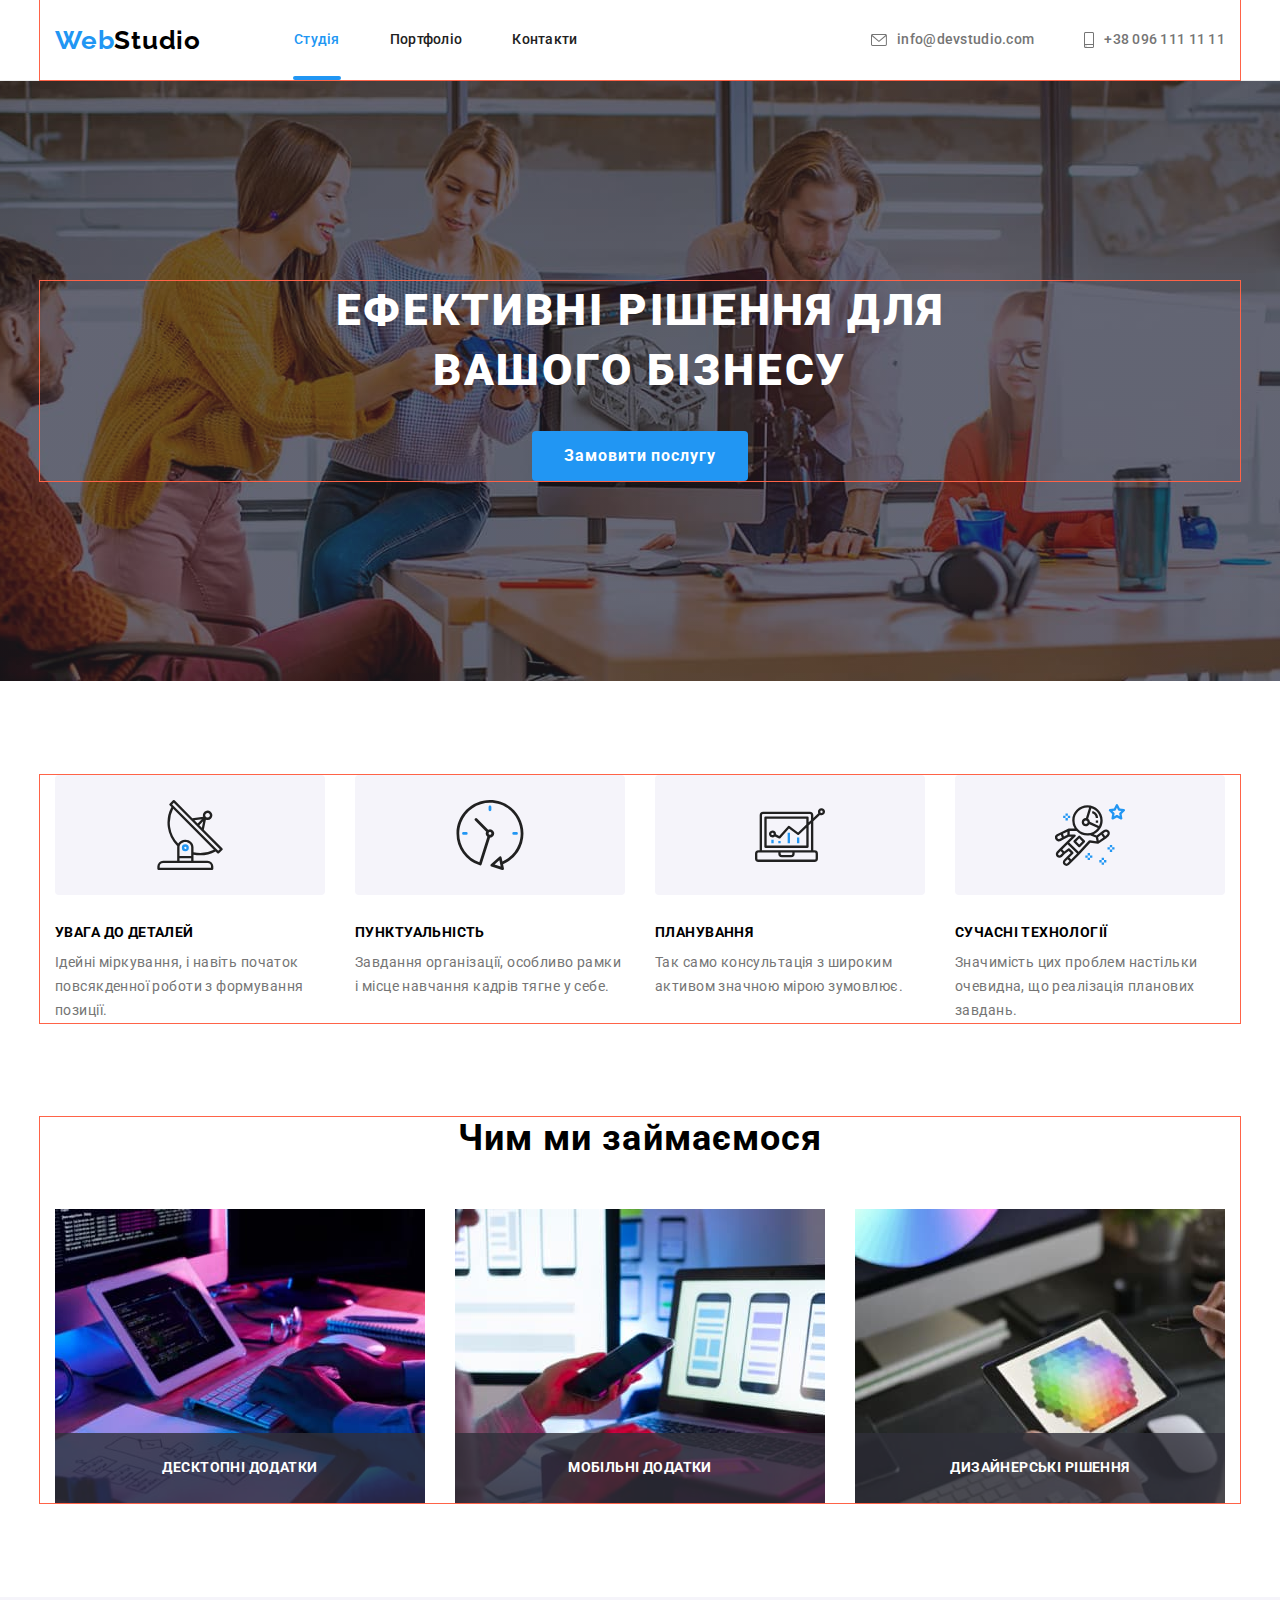
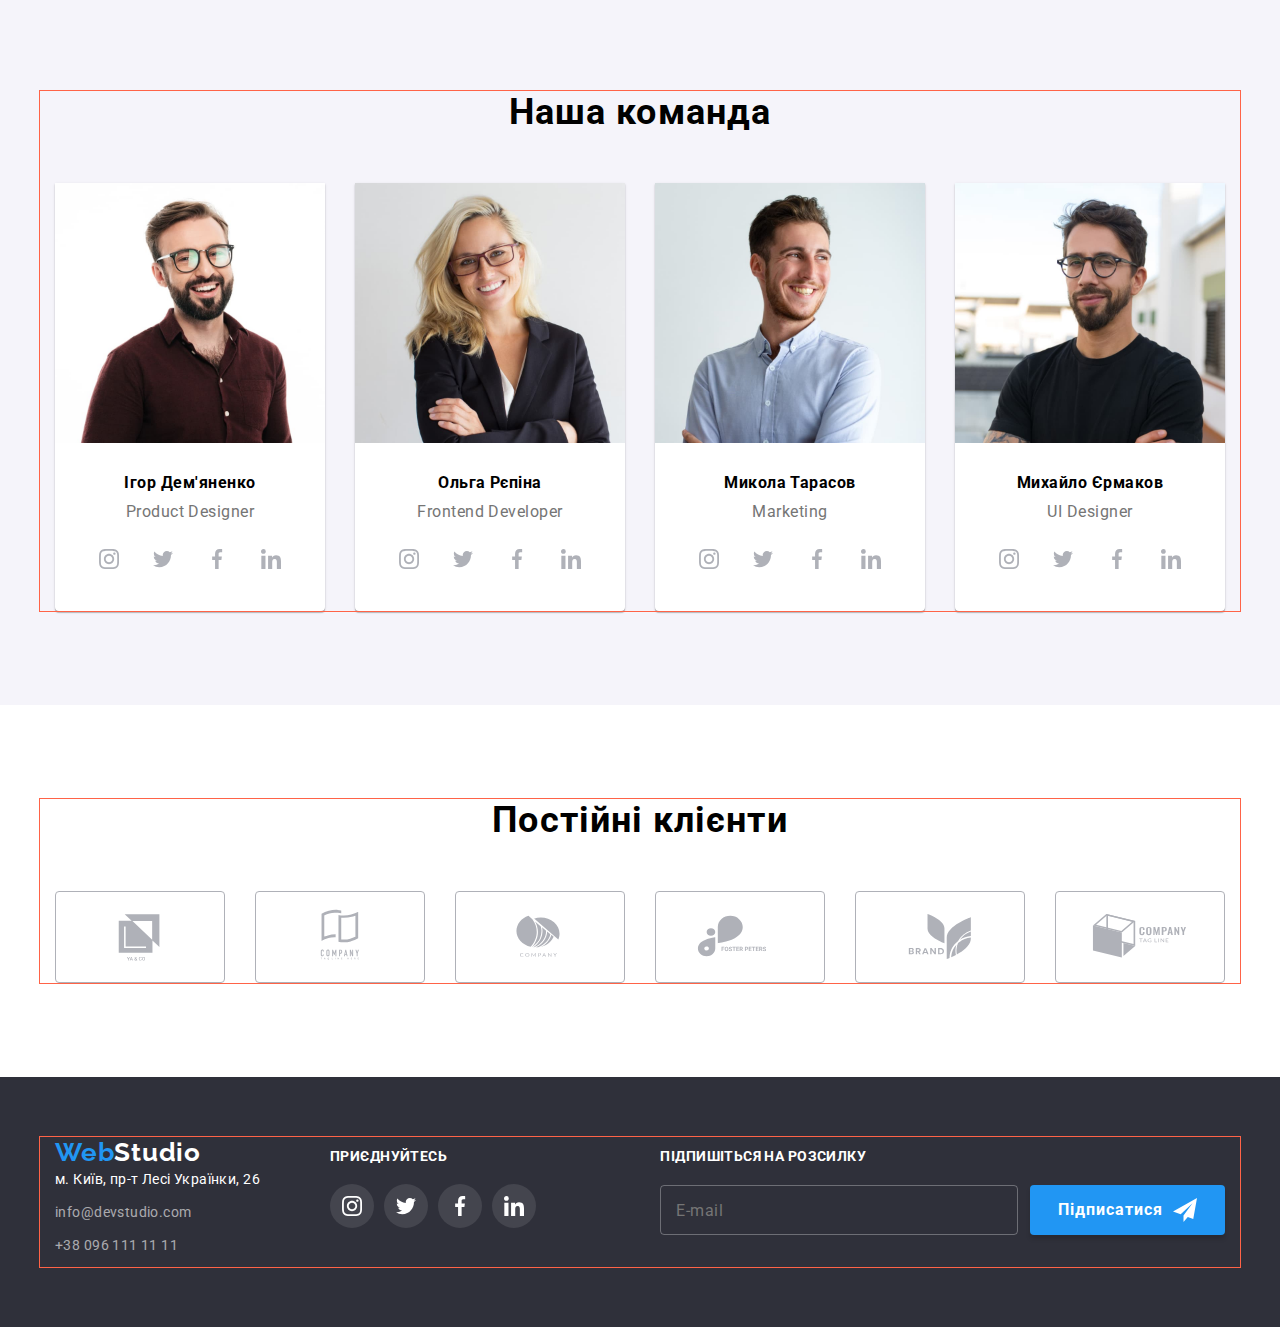
<file: index.html>
<!DOCTYPE html>
<html lang="uk">
  <head>
    <meta charset="UTF-8" />
    <meta http-equiv="X-UA-Compatible" content="IE=edge" />
    <meta name="viewport" content="width=device-width, initial-scale=1.0" />

    <title>Студія</title>
    <link
      href="https://fonts.googleapis.com/css2?family=Raleway:wght@700&family=Roboto:wght@400;500;700;900&display=swap"
      rel="stylesheet"
    />
    <link
      rel="stylesheet"
      href="https://cdnjs.cloudflare.com/ajax/libs/modern-normalize/1.1.0/modern-normalize.min.css"
    />
    <link rel="stylesheet" href="./css/main.min.css" />
  </head>

  <body>
    <header class="pageheader">
      <div class="pageheader__container container">
        <nav class="nav">
          <a href="" class="logo" lang="en">
            Web<span class="logo__header">Studio</span>
          </a>
          <ul class="nav__list">
            <li class="nav__item">
              <a
                href="./index.html"
                class="nav__studiolink nav__studiolink--active"
                >Студія</a
              >
            </li>
            <li class="nav__item">
              <a href="./portfolio.html" class="nav__portlink">Портфоліо</a>
            </li>
            <li class="nav__item">
              <a href="" class="nav__contlink">Контакти</a>
            </li>
          </ul>
        </nav>

        <ul class="contacts">
          <li class="contacts__item">
            <a href="" class="contacts__link">
              <svg class="contacts__icon" width="16" height="12">
                <use href="./images/symbol-defs.svg#icon-letter"></use>
              </svg>
              info@devstudio.com
            </a>
          </li>
          <li class="contacts__item">
            <a href="" class="contacts__link">
              <svg class="contacts__icon" width="10" height="16">
                <use href="./images/symbol-defs.svg#icon-smartphone"></use>
              </svg>
              +38 096 111 11 11
            </a>
          </li>
        </ul>
      </div>
    </header>
    <main>
      <div class="hero">
        <div class="container">
          <h1 class="hero__title">Ефективні рішення для вашого бізнесу</h1>
          <button type="button" class="hero__button" data-modal-open>
            Замовити послугу
          </button>
        </div>
      </div>
      <section class="benefits">
        <div class="container">
          <h2 class="benefits__title benefits__title--hidden">
            Пріоритети компанії
          </h2>
          <ul class="benefits__list">
            <li class="item-about">
              <div class="icon-container">
                <svg class="item-about__icon">
                  <use href="./images/symbol-defs.svg#icon-antenna"></use>
                </svg>
              </div>
              <h3 class="item-about__title">УВАГА ДО ДЕТАЛЕЙ</h3>
              <p class="item-about__discription">
                Ідейні міркування, і навіть початок повсякденної роботи з
                формування позиції.
              </p>
            </li>
            <li class="item-about">
              <div class="icon-container">
                <svg class="item-about__icon">
                  <use href="./images/symbol-defs.svg#icon-clock"></use>
                </svg>
              </div>
              <h3 class="item-about__title">ПУНКТУАЛЬНІСТЬ</h3>
              <p class="item-about__discription">
                Завдання організації, особливо рамки і місце навчання кадрів
                тягне у себе.
              </p>
            </li>
            <li class="item-about">
              <div class="icon-container">
                <svg class="item-about__icon">
                  <use href="./images/symbol-defs.svg#icon-diagram"></use>
                </svg>
              </div>
              <h3 class="item-about__title">ПЛАНУВАННЯ</h3>
              <p class="item-about__discription">
                Так само консультація з широким активом значною мірою зумовлює.
              </p>
            </li>
            <li class="item-about">
              <div class="icon-container">
                <svg class="item-about__icon">
                  <use href="./images/symbol-defs.svg#icon-astronaut"></use>
                </svg>
              </div>
              <h3 class="item-about__title">СУЧАСНІ ТЕХНОЛОГІЇ</h3>
              <p class="item-about__discription">
                Значимість цих проблем настільки очевидна, що реалізація
                планових завдань.
              </p>
            </li>
          </ul>
        </div>
      </section>

      <section class="effort">
        <div class="container">
          <h2 class="effort__title">Чим ми займаємося</h2>
          <ul class="effort__list">
            <li class="effort__item">
              <div class="effort__wrap">
                <img
                  src="./images/coding.jpg"
                  alt="написання коду"
                  class="effort__image"
                  width="370"
                />
                <h3 class="effort__discription">Десктопні додатки</h3>
              </div>
            </li>
            <li class="effort__item">
              <div class="effort__wrap">
                <img
                  src="./images/modificating-desktop.jpg"
                  alt="модифікація рабочого столу"
                  class="effort__image"
                  width="370"
                />
                <h3 class="effort__discription">Мобільні додатки</h3>
              </div>
            </li>
            <li class="effort__item">
              <div class="effort__wrap">
                <img
                  src="./images/designing.jpg"
                  alt="дизайн"
                  class="effort__image"
                  width="370"
                />
                <h3 class="effort__discription">Дизайнерські рішення</h3>
              </div>
            </li>
          </ul>
        </div>
      </section>

      <section class="ourteam">
        <div class="container">
          <h2 class="ourteam__title">Наша команда</h2>
          <ul class="ourteam__list">
            <li class="ourteam__card card">
              <img
                src="./images/ihor.jpg"
                alt="дизайнер"
                class="card__image"
                width="270"
              />
              <div class="card__wrap">
                <h3 class="card__name">Ігор Дем'яненко</h3>
                <p lang="en" class="card__discription">Product Designer</p>
                <ul class="card__media media">
                  <li class="media__item">
                    <a href="" class="media__link">
                      <svg class="media__image">
                        <use
                          href="/images/symbol-defs.svg#icon-instagram2"
                        ></use>
                      </svg>
                    </a>
                  </li>
                  <li class="media__item">
                    <a href="" class="media__link">
                      <svg class="media__image">
                        <use href="./images/symbol-defs.svg#icon-twitter"></use>
                      </svg>
                    </a>
                  </li>
                  <li class="media__item">
                    <a href="" class="media__link">
                      <svg class="media__image">
                        <use
                          href="./images/symbol-defs.svg#icon-facebook"
                        ></use>
                      </svg>
                    </a>
                  </li>
                  <li class="media__item">
                    <a href="" class="media__link">
                      <svg class="media__image">
                        <use
                          href="./images/symbol-defs.svg#icon-linkedin"
                        ></use>
                      </svg>
                    </a>
                  </li>
                </ul>
              </div>
            </li>
            <li class="ourteam__card card">
              <img
                src="./images/olga.jpg"
                alt="розробник"
                class="card__image"
                width="270"
              />
              <div class="card__wrap">
                <h3 class="card__name">Ольга Рєпіна</h3>
                <p lang="en" class="card__discription">Frontend Developer</p>
                <ul class="card__media media">
                  <li class="media__item">
                    <a href="" class="media__link">
                      <svg class="media__image">
                        <use
                          href="/images/symbol-defs.svg#icon-instagram2"
                        ></use>
                      </svg>
                    </a>
                  </li>
                  <li class="media__item">
                    <a href="" class="media__link">
                      <svg class="media__image">
                        <use href="./images/symbol-defs.svg#icon-twitter"></use>
                      </svg>
                    </a>
                  </li>
                  <li class="media__item">
                    <a href="" class="media__link">
                      <svg class="media__image">
                        <use
                          href="./images/symbol-defs.svg#icon-facebook"
                        ></use>
                      </svg>
                    </a>
                  </li>
                  <li class="media__item">
                    <a href="" class="media__link">
                      <svg class="media__image">
                        <use
                          href="./images/symbol-defs.svg#icon-linkedin"
                        ></use>
                      </svg>
                    </a>
                  </li>
                </ul>
              </div>
            </li>
            <li class="ourteam__card card">
              <img
                src="./images/nick.jpg"
                alt="маркетолог"
                class="card__image"
                width="270"
              />
              <div class="card__wrap">
                <h3 class="card__name">Микола Тарасов</h3>
                <p lang="en" class="card__discription">Marketing</p>
                <ul class="card__media media">
                  <li class="media__item">
                    <a href="" class="media__link">
                      <svg class="media__image">
                        <use
                          href="/images/symbol-defs.svg#icon-instagram2"
                        ></use>
                      </svg>
                    </a>
                  </li>
                  <li class="media__item">
                    <a href="" class="media__link">
                      <svg class="media__image">
                        <use href="./images/symbol-defs.svg#icon-twitter"></use>
                      </svg>
                    </a>
                  </li>
                  <li class="media__item">
                    <a href="" class="media__link">
                      <svg class="media__image">
                        <use
                          href="./images/symbol-defs.svg#icon-facebook"
                        ></use>
                      </svg>
                    </a>
                  </li>
                  <li class="media__item">
                    <a href="" class="media__link">
                      <svg class="media__image">
                        <use
                          href="./images/symbol-defs.svg#icon-linkedin"
                        ></use>
                      </svg>
                    </a>
                  </li>
                </ul>
              </div>
            </li>
            <li class="ourteam__card card">
              <img
                src="./images/misha.jpg"
                alt="дизайнер интерфейса"
                class="card__image"
                width="270"
              />
              <div class="card__wrap">
                <h3 class="card__name">Михайло Єрмаков</h3>
                <p lang="en" class="card__discription">UI Designer</p>
                <ul class="card__media media">
                  <li class="media__item">
                    <a href="" class="media__link">
                      <svg class="media__image">
                        <use
                          href="/images/symbol-defs.svg#icon-instagram2"
                        ></use>
                      </svg>
                    </a>
                  </li>
                  <li class="media__item">
                    <a href="" class="media__link">
                      <svg class="media__image">
                        <use href="./images/symbol-defs.svg#icon-twitter"></use>
                      </svg>
                    </a>
                  </li>
                  <li class="media__item">
                    <a href="" class="media__link">
                      <svg class="media__image">
                        <use
                          href="./images/symbol-defs.svg#icon-facebook"
                        ></use>
                      </svg>
                    </a>
                  </li>
                  <li class="media__item">
                    <a href="" class="media__link">
                      <svg class="media__image">
                        <use
                          href="./images/symbol-defs.svg#icon-linkedin"
                        ></use>
                      </svg>
                    </a>
                  </li>
                </ul>
              </div>
            </li>
          </ul>
        </div>
      </section>

      <section class="clients">
        <div class="container">
          <h2 class="clients__title">Постійні клієнти</h2>
          <ul class="clients__list">
            <li class="clients__item">
              <a href="" class="clients__link">
                <svg class="clients__logo">
                  <use href="./images/symbol-defs.svg#icon-client-one2-1"></use>
                </svg>
              </a>
            </li>
            <li class="clients__item">
              <a href="" class="clients__link">
                <svg class="clients__logo">
                  <use href="./images/symbol-defs.svg#icon-client-two2-1"></use>
                </svg>
              </a>
            </li>
            <li class="clients__item">
              <a href="" class="clients__link">
                <svg class="clients__logo">
                  <use
                    href="./images/symbol-defs.svg#icon-client-three2-1"
                  ></use>
                </svg>
              </a>
            </li>
            <li class="clients__item">
              <a href="" class="clients__link">
                <svg class="clients__logo">
                  <use
                    href="./images/symbol-defs.svg#icon-client-four2-1"
                  ></use>
                </svg>
              </a>
            </li>
            <li class="clients__item">
              <a href="" class="clients__link">
                <svg class="clients__logo">
                  <use
                    href="./images/symbol-defs.svg#icon-client-five2-1"
                  ></use>
                </svg>
              </a>
            </li>
            <li class="clients__item">
              <a href="" class="clients__link">
                <svg class="clients__logo">
                  <use href="./images/symbol-defs.svg#icon-client-six2-1"></use>
                </svg>
              </a>
            </li>
          </ul>
        </div>
      </section>
    </main>
    <footer class="pagefooter">
      <div class="container">
        <div class="wrapper">
          <div class="navigation">
            <a href="" class="logo" lang="en">
              Web<span class="logo__footer">Studio</span>
            </a>
            <address class="adress">
              <ul class="adress__list">
                <li class="adress__item">
                  <span class="adress__text"
                    >м. Київ, пр-т Лесі Українки, 26</span
                  >
                </li>
                <li class="adress__item">
                  <a href="mailto:info@devstudio.com" class="adress__contact">
                    info@devstudio.com
                  </a>
                </li>
                <li class="adress__item">
                  <a href="tel:+380961111111" class="adress__contact"
                    >+38 096 111 11 11</a
                  >
                </li>
              </ul>
            </address>
          </div>

          <div class="webs">
            <h3 class="webs__title">приєднуйтесь</h3>
            <ul class="webs__list">
              <li class="webs__item">
                <a href="" class="webs__link">
                  <svg class="webs__icon">
                    <use href="./images/symbol-defs.svg#icon-instagram2"></use>
                  </svg>
                </a>
              </li>
              <li class="webs__item">
                <a href="" class="webs__link">
                  <svg class="webs__icon">
                    <use href="./images/symbol-defs.svg#icon-twitter"></use>
                  </svg>
                </a>
              </li>
              <li class="webs__item">
                <a href="" class="webs__link">
                  <svg class="webs__icon">
                    <use href="./images/symbol-defs.svg#icon-facebook"></use>
                  </svg>
                </a>
              </li>
              <li class="webs__item">
                <a href="" class="webs__link">
                  <svg class="webs__icon">
                    <use href="./images/symbol-defs.svg#icon-linkedin"></use>
                  </svg>
                </a>
              </li>
            </ul>
          </div>

          <form class="form" autocomplete="off">
            <div class="field">
              <label for="email" class="form__label"
                >Підпишіться на розсилку</label
              >
              <input
                type="email"
                class="form__input"
                id="email"
                placeholder="E-mail"
              />
            </div>
            <button class="form__sendbutton sendbutton" type="submit">
              <span class="sendbutton__text">Підписатися</span>
              <svg class="sendbutton__icon" width="24px" height="24px">
                <use href="./images/symbol-defs.svg#icon-mail"></use>
              </svg>
            </button>
          </form>
        </div>
      </div>
    </footer>

    <div class="backdrop backdrop--is-hidden" data-modal>
      <div class="modal">
        <h3 class="modal__tite">Залиште свої дані, ми вам передзвонимо</h3>
        <form class="contact-us" autocomplete="off">
          <div class="contact-us__field">
            <label for="name" class="contact-us__title">Ім'я</label>
            <input
              type="text"
              name="name"
              id="name"
              placeholder=" "
              class="contact-us__input"
            />
            <svg class="contact-us__icon" width="18px" height="18px">
              <use href="./images/symbol-defs.svg#icon-name"></use>
            </svg>
          </div>
          <div class="contact-us__field">
            <label for="tel" class="contact-us__title">Телефон</label>
            <input
              type="tel"
              name="tel"
              id="tel"
              placeholder=" "
              class="contact-us__input"
            />
            <svg class="contact-us__icon" width="18px" height="18px">
              <use href="./images/symbol-defs.svg#icon-phone"></use>
            </svg>
          </div>
          <div class="contact-us__field">
            <label for="mmail" class="contact-us__title">Пошта</label>
            <input
              type="email"
              name="mmail"
              id="mmail"
              placeholder=" "
              class="contact-us__input"
            />
            <svg class="contact-us__icon" width="18px" height="18px">
              <use href=" ./images/symbol-defs.svg#icon-email"></use>
            </svg>
          </div>
          <div class="contact-us__field">
            <label for="textarea" class="contact-us__title">Коментар</label>
            <textarea
              class="contact-us__textarea"
              id="textarea"
              placeholder="Введіть текст"
            ></textarea>
          </div>
          <label class="checkbox">
            <input type="checkbox" name="checkbox" class="checkbox__input" />
            <span class="checkbox__icon">
              <svg class="checkbox__bird" width="16" height="15">
                <use href="./images/symbol-defs.svg#icon-checked"></use>
              </svg>
            </span>
            <span class="checkbox__text">
              Погоджуюся з розсилкою та приймаю
              <a href="" class="checkbox__link">Умови договору</a>
            </span>
          </label>
          <button class="contact-us__button" type="submit">Відправити</button>
        </form>
        <button class="modal__button" data-modal-close>
          <svg class="modal__icon" width="18px" height="18px">
            <use href="./images/symbol-defs.svg#icon-close-black"></use>
          </svg>
        </button>
      </div>
    </div>
    <script src="./modal.js"></script>
  </body>
</html>
</file>
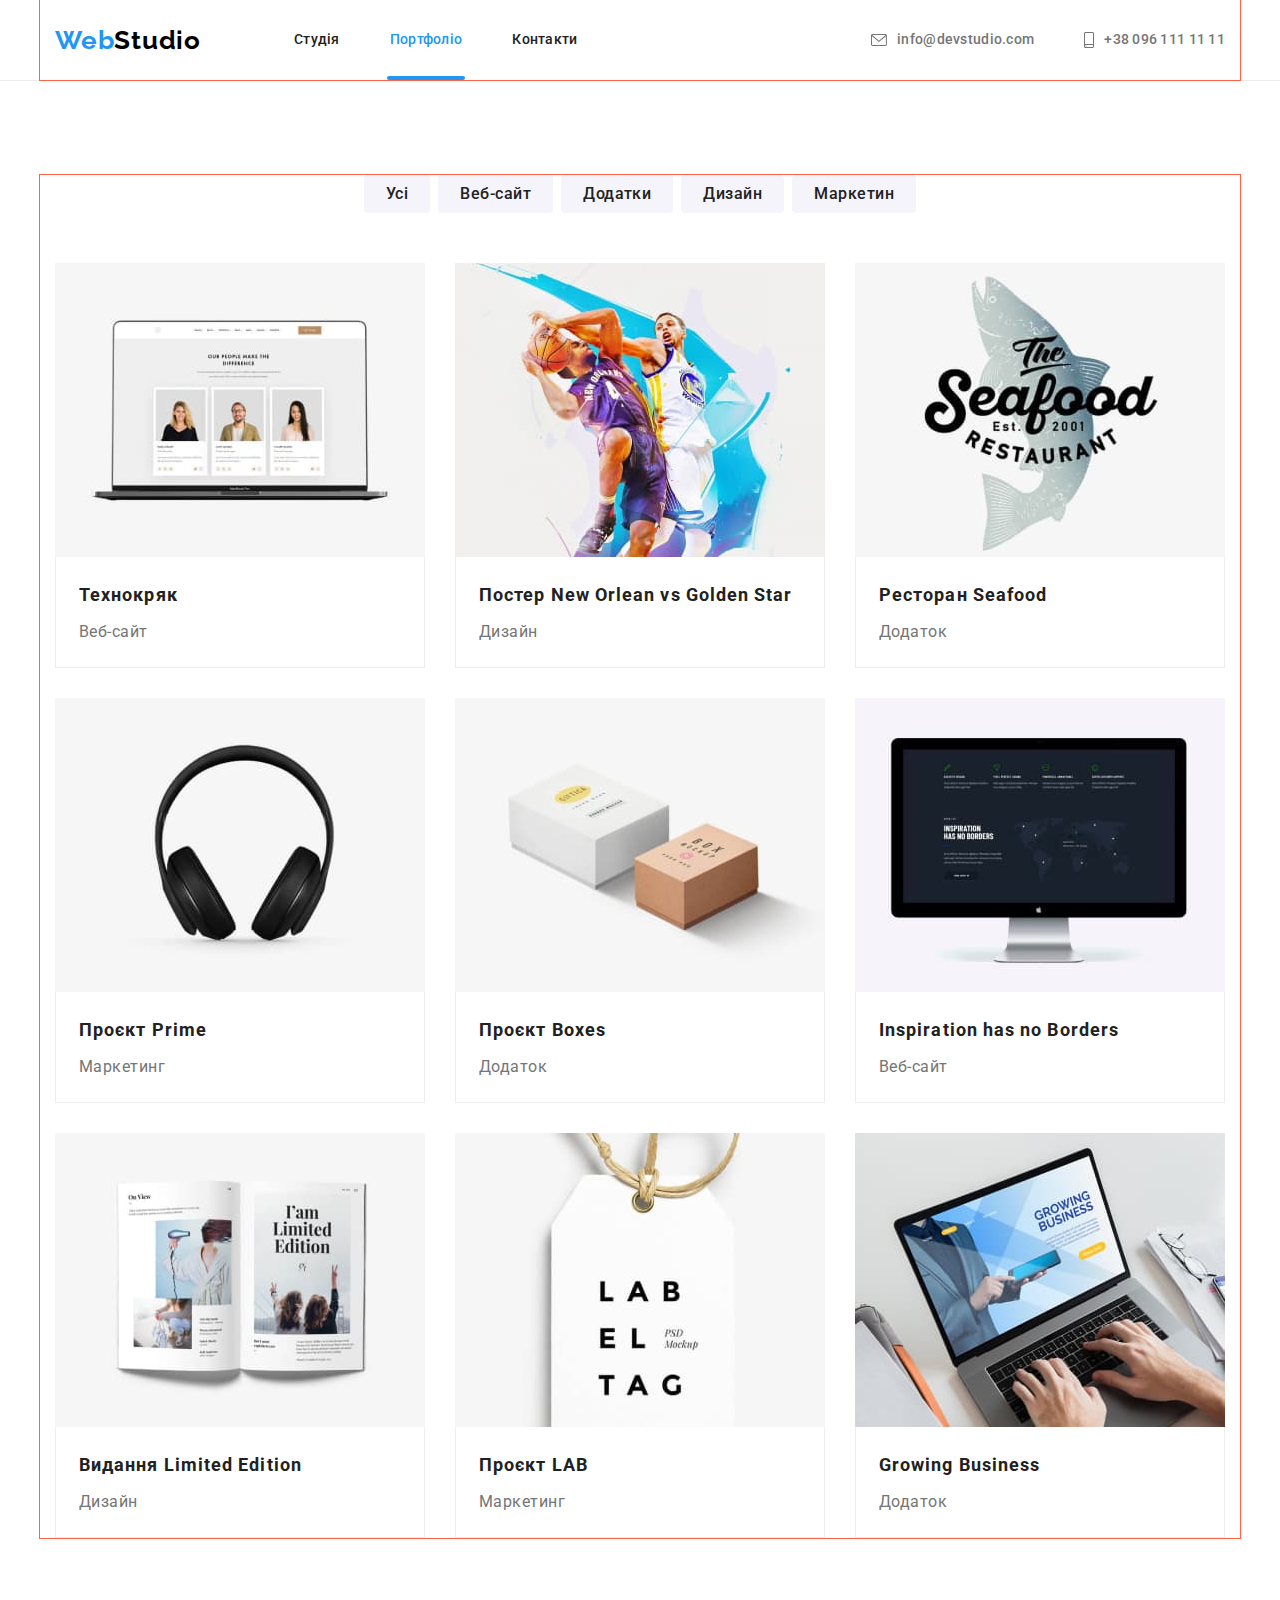
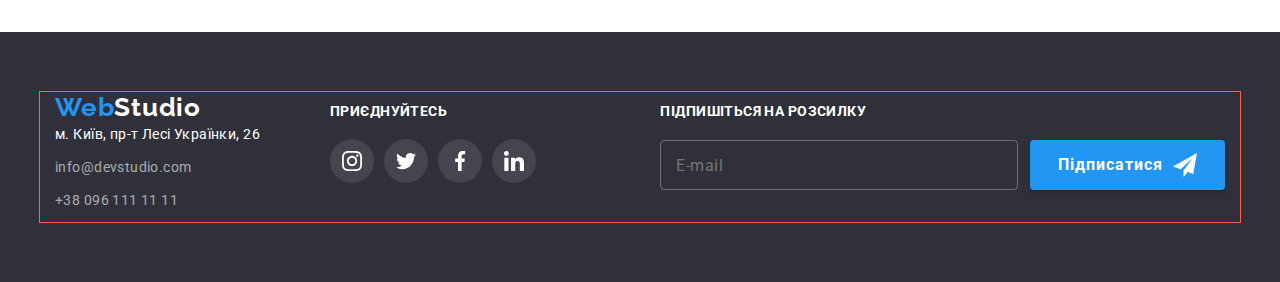
<file: portfolio.html>
<!DOCTYPE html>
<html lang="uk">
  <head>
    <meta charset="UTF-8" />
    <meta http-equiv="X-UA-Compatible" content="IE=edge" />
    <meta name="viewport" content="width=device-width, initial-scale=1.0" />

    <title>Портфоліо</title>
    <link
      href="https://fonts.googleapis.com/css2?family=Raleway:wght@700&family=Roboto:wght@400;500;700;900&display=swap"
      rel="stylesheet"
    />
    <link
      rel="stylesheet"
      href="https://cdnjs.cloudflare.com/ajax/libs/modern-normalize/1.1.0/modern-normalize.min.css"
    />
    <link rel="stylesheet" href="./css/main.min.css" />
  </head>

  <body>
    <header class="pageheader">
      <div class="pageheader__container container">
        <nav class="nav">
          <a href="" class="logo" lang="en">
            Web<span class="logo__header">Studio</span>
          </a>
          <ul class="nav__list">
            <li class="nav__item">
              <a href="./index.html" class="nav__studiolink">Студія</a>
            </li>
            <li class="nav__item">
              <a
                href="./portfolio.html"
                class="nav__portlink nav__portlink--active"
                >Портфоліо</a
              >
            </li>
            <li class="nav__item">
              <a href="" class="nav__contlink">Контакти</a>
            </li>
          </ul>
        </nav>

        <ul class="contacts">
          <li class="contacts__item">
            <a href="" class="contacts__link">
              <svg class="contacts__icon" width="16" height="12">
                <use href="./images/symbol-defs.svg#icon-letter"></use>
              </svg>
              info@devstudio.com
            </a>
          </li>
          <li class="contacts__item">
            <a href="" class="contacts__link">
              <svg class="contacts__icon" width="10" height="16">
                <use href="./images/symbol-defs.svg#icon-smartphone"></use>
              </svg>
              +38 096 111 11 11
            </a>
          </li>
        </ul>
      </div>
    </header>
    <main>
      <section class="portfolio">
        <div class="container">
          <h1 class="portfolio__title">Наші роботи</h1>
          <ul class="portfolio__category">
            <li>
              <button class="portfolio__button">Усі</button>
            </li>
            <li>
              <button class="portfolio__button">Веб-сайт</button>
            </li>
            <li>
              <button class="portfolio__button">Додатки</button>
            </li>
            <li>
              <button class="portfolio__button">Дизайн</button>
            </li>
            <li>
              <button class="portfolio__button">Маркетин</button>
            </li>
          </ul>

          <ul class="portfolio__works">
            <li class="portfolio__article article">
              <a href="" class="article__link">
                <div class="article__wrap">
                  <div class="shutter">
                    <p class="shutter__discription">
                      Ресурс пропонує комплексні пропозиції з різним рівнем
                    функціоналу та сервісів. Все це дозволить відвідувачу
                    отримати вичерпні відомості про компанію чи приватну
                    особу.</p>
                  </div>
                  <img src="./images/technocrack.jpg" alt="оформлення вебсайту" class="article__image" width="370"/>
                </div>
                <div class="article__footer">
                  <h2 class="article__title">Технокряк</h2>
                  <p class="article__text">Веб-сайт</p>
                </div>
              </a>
            </li>
            <li class="portfolio__article article">
              <a href="" class="article__link">
                <div class="article__wrap">
                  <div class="shutter">
                    <p class="shutter__discription"></p>
                  </div>
                  <img src="./images/poster.jpg" alt="оформлення постерів" class="article__image" width="370"/>
                </div>
                <div class="article__footer">
                  <h2 class="article__title">
                    Постер <span lang="en">New Orlean vs Golden Star</span></h2>
                  <p class="article__text">
                    Дизайн
                  </p>
                </div>
              </a>
            </li>
            <li class="portfolio__article article">
              <a href="" class="article__link">
                <div class="article__wrap">
                  <div class="shutter">
                    <p class="shutter__discription"></p>
                  </div>
                  <img src="./images/restaurant.jpg" alt="оформлення сайту ресторану" class="article__image" width="370"/>
                </div>
                <div class="article__footer">
                  <h2 class="article__title">
                    Ресторан <span lang="en">Seafood</span>
                  </h2>
                  <p class="article__text">Додаток</p>
                </div>
              </a>
            </li>
            <li class="portfolio__article article">
              <a href="" class="article__link">
                <div class="article__wrap">
                  <div class="shutter">
                    <p class="shutter__discription"></p>
                  </div>
                  <img src="./images/project-prime.jpg" alt="маркетинг роектів" class="article__image" width="370"/>
                </div>
                <div class="article__footer">
                  <h2 class="article__title">
                    Проєкт <span lang="en">Prime</span>
                  </h2>
                  <p class="article__text">Маркетинг</p>
                </div>
              </a>
            </li>
            <li class="portfolio__article article">
              <a href="" class="article__link">
                <div class="article__wrap">
                  <div class="shutter">
                    <p class="shutter__discription"></p>
                  </div>
                  <img src="./images/project-boxes.jpg" alt="створення додатків" class="article__image" width="370"/>
                </div>
                <div class="article__footer">
                  <h2 class="article__title">Проєкт <span lang="en">Boxes</span></h2>
                  <p class="article__text">Додаток</p>
                </div>
              </a>
            </li>
            <li class="portfolio__article article">
              <a href="" class="article__link">
                <div class="article__wrap">
                  <div class="shutter">
                    <p class="shutter__discription"></p>
                  </div>
                  <img src="./images/inspiration.jpg" alt="оформлення вебсайтів" class="article__image" width="370"/>
                </div>
                <div class="article__footer">
                  <h2 class="article__title" lang="en">Inspiration has no Borders</h2>
                  <p class="article__text">Веб-сайт</p>
                </div>
              </a>
            </li>
            <li class="portfolio__article article">
              <a href="" class="article__link">
                <div class="article__wrap">
                  <div class="shutter">
                    <p class="shutter__discription"></p>
                  </div>
                  <img src="./images/vydannya.jpg" alt="дизайн видань" class="article__image" width="370"/>
                </div>
                <div class="article__footer">
                  <h2 class="article__title">
                    Видання <span lang="en">Limited Edition</span>
                  </h2>
                  <p class="article__text">Дизайн</p>
                </div>
              </a>
            </li>
            <li class="portfolio__article article">
              <a href="" class="article__link">
                <div class="article__wrap">
                  <div class="shutter">
                    <p class="shutter__discription"></p>
                  </div>
                  <img src="./images/project-lab.jpg" alt="маркетинг" class="article__image" width="370"/>
                </div>
                <div class="article__footer">
                  <h2 class="article__title">
                    Проєкт <span lang="en">LAB</span>
                  </h2>
                  <p class="article__text">Маркетинг</p>
                </div>
              </a>
            </li>
            <li class="portfolio__article article">
              <a href="" class="article__link">
                <div class="article__wrap">
                  <div class="shutter">
                    <p class="shutter__discription"></p>
                  </div>
                  <img src="./images/growing-business.jpg" alt="дизайн додатку" class="article__image" width="370"/>
                </div>
                <div class="article__footer">
                  <h2 class="article__title" lang="en">Growing Business</h2>
                  <p class="article__text">Додаток</p>
                </div>
              </a>
            </li>
          </ul>
        </div>
      </section>
    </main>
    <footer class="pagefooter">
      <div class="container">
        <div class="wrapper">
          <div class="navigation">
            <a href="" class="logo" lang="en">
              Web<span class="logo__footer">Studio</span>
            </a>
            <address class="adress">
              <ul class="adress__list">
                <li class="adress__item">
                  <span class="adress__text"
                    >м. Київ, пр-т Лесі Українки, 26</span
                  >
                </li>
                <li class="adress__item">
                  <a href="mailto:info@devstudio.com" class="adress__contact">
                    info@devstudio.com
                  </a>
                </li>
                <li class="adress__item">
                  <a href="tel:+380961111111" class="adress__contact"
                    >+38 096 111 11 11</a
                  >
                </li>
              </ul>
            </address>
          </div>

          <div class="webs">
            <h3 class="webs__title">приєднуйтесь</h3>
            <ul class="webs__list">
              <li class="webs__item">
                <a href="" class="webs__link">
                  <svg class="webs__icon">
                    <use href="./images/symbol-defs.svg#icon-instagram2"></use>
                  </svg>
                </a>
              </li>
              <li class="webs__item">
                <a href="" class="webs__link">
                  <svg class="webs__icon">
                    <use href="./images/symbol-defs.svg#icon-twitter"></use>
                  </svg>
                </a>
              </li>
              <li class="webs__item">
                <a href="" class="webs__link">
                  <svg class="webs__icon">
                    <use href="./images/symbol-defs.svg#icon-facebook"></use>
                  </svg>
                </a>
              </li>
              <li class="webs__item">
                <a href="" class="webs__link">
                  <svg class="webs__icon">
                    <use href="./images/symbol-defs.svg#icon-linkedin"></use>
                  </svg>
                </a>
              </li>
            </ul>
          </div>

          <form class="form" autocomplete="off">
            <div class="field">
              <label for="email" class="form__label"
                >Підпишіться на розсилку</label
              >
              <input
                type="email"
                class="form__input"
                id="email"
                placeholder="E-mail"
              />
            </div>
            <button class="form__sendbutton sendbutton" type="submit">
              <span class="sendbutton__text">Підписатися</span>
              <svg class="sendbutton__icon" width="24px" height="24px">
                <use href="./images/symbol-defs.svg#icon-mail"></use>
              </svg>
            </button>
          </form>
        </div>
      </div>
    </footer>
    
  </body>
</html>
</file>
<file: css/main.min.css>
body{font-family:Roboto,Raleway,sans-serif;color:var(--main-text-color)}h1,h2,h3,h4,h5,h6,p,ul{margin-top:0;margin-bottom:0}ul{list-style:none}.img-display{display:block;max-width:100%}.container{margin:auto;outline:1px solid tomato;width:1200px;padding-left:15px;padding-right:15px}.pageheader{background-color:#fff;border-bottom-color:#ececec;border-bottom-width:1px;border-bottom-style:solid}.pageheader__container{display:-webkit-box;display:-ms-flexbox;display:flex;-webkit-box-align:center;-ms-flex-align:center;align-items:center}.nav{display:-webkit-box;display:-ms-flexbox;display:flex;-webkit-box-align:center;-ms-flex-align:center;align-items:center}.nav__list{display:-webkit-box;display:-ms-flexbox;display:flex;padding-left:0;margin-left:93px;gap:50px}.nav__studiolink,.nav__portlink,.nav__contlink{display:block;position:relative;color:#212121;font-weight:500;font-size:14px;line-height:1.14;text-decoration:none;letter-spacing:.02em;padding:32px 0;-webkit-transition-property:color;transition-property:color;-webkit-transition-duration:250ms;transition-duration:250ms;-webkit-transition-timing-function:cubic-bezier(0.4, 0, 0.2, 1);transition-timing-function:cubic-bezier(0.4, 0, 0.2, 1)}.nav__studiolink:hover,.nav__studiolink:focus,.nav__portlink:hover,.nav__portlink:focus,.nav__contlink:hover,.nav__contlink:focus{color:#2196f3}.nav__studiolink--active,.nav__portlink--active{color:#2196f3}.nav__studiolink--active:after{content:"";position:absolute;bottom:0;left:50%;-webkit-transform:translate(-50%);transform:translate(-50%);display:block;background-color:#2196f3;width:48px;height:4px;border-radius:2px}.nav__portlink--active:after{content:"";position:absolute;bottom:0;left:50%;-webkit-transform:translate(-50%);transform:translate(-50%);display:block;background-color:#2196f3;width:78px;height:4px;border-radius:2px}.logo{font-family:Raleway,sans-serif;color:#2196f3;text-decoration:none;font-weight:700;font-size:26px;line-height:1.19;letter-spacing:.03em}.logo__header{color:#000}.contacts{display:-webkit-box;display:-ms-flexbox;display:flex;padding-left:0;margin-left:auto;gap:50px}.contacts__link{display:-webkit-box;display:-ms-flexbox;display:flex;gap:10px;-webkit-box-align:center;-ms-flex-align:center;align-items:center;-webkit-box-pack:center;-ms-flex-pack:center;justify-content:center;color:#757575;font-weight:500;font-size:14px;line-height:1.14;text-decoration:none;letter-spacing:.02em;padding:0;-webkit-transition-property:color;transition-property:color;-webkit-transition-duration:250ms;transition-duration:250ms;-webkit-transition-timing-function:cubic-bezier(0.4, 0, 0.2, 1);transition-timing-function:cubic-bezier(0.4, 0, 0.2, 1)}.contacts__link:hover,.contacts__link:focus{color:#2196f3}.contacts__icon{display:block;fill:currentColor}.hero{padding-top:200px;padding-bottom:200px;margin-right:auto;margin-left:auto;height:600px;max-width:1600px;background-color:#c4c4c4;background-image:-webkit-gradient(linear, left top, right top, from(rgba(47, 48, 58, 0.4)), to(rgba(47, 48, 58, 0.4))),url(../images/hero-back.jpg);background-image:linear-gradient(to right, rgba(47, 48, 58, 0.4), rgba(47, 48, 58, 0.4)),url(../images/hero-back.jpg);background-repeat:no-repeat;background-position:center;background-size:cover}.hero__title{color:#fff;font-weight:900;font-size:44px;line-height:1.36;text-align:center;letter-spacing:.06em;text-transform:uppercase;margin-bottom:30px;margin-right:auto;margin-left:auto;max-width:696px}.hero__button{display:block;border:none;border-radius:4px;padding:10px 32px;min-width:216px;cursor:pointer;color:#fff;background-color:#2196f3;font-weight:700;font-size:16px;line-height:1.88;letter-spacing:.06em;text-align:center;margin-left:auto;margin-right:auto;-webkit-transition-property:background-color;transition-property:background-color;-webkit-transition-duration:250ms;transition-duration:250ms;-webkit-transition-timing-function:cubic-bezier(0.4, 0, 0.2, 1);transition-timing-function:cubic-bezier(0.4, 0, 0.2, 1)}.hero__button:hover,.hero__button:focus{background-color:#188ce8}.benefits{padding-top:94px}.benefits__title{font-size:36px;line-height:1.17;text-align:center;letter-spacing:.03em}.benefits__title--hidden{overflow:hidden;position:absolute;white-space:nowrap;clip:rect(0 0 0 0);-webkit-clip-path:inset(50%);clip-path:inset(50%);height:1px;width:1px}.benefits__list{padding-left:0;display:-webkit-box;display:-ms-flexbox;display:flex;gap:30px}.item-about{width:270px}.item-about__icon{width:70px;height:70px}.item-about__title{font-size:14px;line-height:1.14;letter-spacing:.03em;text-transform:uppercase;margin-bottom:10px}.item-about__discription{font-weight:400;color:#757575;font-size:14px;line-height:1.71;letter-spacing:.03em}.icon-container{background-color:#f5f4fa;height:120px;display:-webkit-box;display:-ms-flexbox;display:flex;-webkit-box-pack:center;-ms-flex-pack:center;justify-content:center;-webkit-box-align:center;-ms-flex-align:center;align-items:center;margin-bottom:30px;border-radius:4px}.effort{padding-top:94px;padding-bottom:94px}.effort__title{font-size:36px;line-height:1.17;text-align:center;letter-spacing:.03em;margin-bottom:50px}.effort__list{display:-webkit-box;display:-ms-flexbox;display:flex;gap:30px;padding-left:0}.effort__wrap{position:relative}.effort__image{display:block;max-width:100%}.effort__discription{display:-webkit-box;display:-ms-flexbox;display:flex;-webkit-box-pack:center;-ms-flex-pack:center;justify-content:center;-webkit-box-align:center;-ms-flex-align:center;align-items:center;position:absolute;bottom:0;left:0;width:100%;height:70px;font-size:14px;line-height:1.14;letter-spacing:.03em;text-transform:uppercase;color:#fff;background-color:rgba(47,48,58,.8)}.ourteam{padding-top:94px;padding-bottom:94px;background-color:#f5f4fa}.ourteam__title{font-size:36px;line-height:1.17;text-align:center;letter-spacing:.03em;margin-bottom:50px}.ourteam__list{display:-webkit-box;display:-ms-flexbox;display:flex;gap:30px;padding-left:0}.card{background-color:#fff;border-radius:0px 0px 4px 4px;-webkit-box-shadow:0px 1px 3px rgba(0,0,0,.12),0px 1px 1px rgba(0,0,0,.14),0px 2px 1px rgba(0,0,0,.2);box-shadow:0px 1px 3px rgba(0,0,0,.12),0px 1px 1px rgba(0,0,0,.14),0px 2px 1px rgba(0,0,0,.2)}.card__image{display:block;max-width:100%}.card__wrap{padding:30px}.card__name{font-size:16px;line-height:1.19;text-align:center;letter-spacing:.03em;margin-bottom:10px}.card__discription{font-weight:400;font-size:16px;line-height:1.19;text-align:center;letter-spacing:.03em;color:#757575;margin-bottom:16px}.media{display:-webkit-box;display:-ms-flexbox;display:flex;-webkit-box-pack:center;-ms-flex-pack:center;justify-content:center;gap:10px;margin:0;padding:0}.media__link{width:44px;height:44px;border-radius:50%;display:-webkit-box;display:-ms-flexbox;display:flex;-webkit-box-align:center;-ms-flex-align:center;align-items:center;-webkit-box-pack:center;-ms-flex-pack:center;justify-content:center;color:#afb1b8;-webkit-transition-property:color,background-color;transition-property:color,background-color;-webkit-transition-duration:250ms;transition-duration:250ms;-webkit-transition-timing-function:cubic-bezier(0.4, 0, 0.2, 1);transition-timing-function:cubic-bezier(0.4, 0, 0.2, 1)}.media__link:hover,.media__link:focus{color:#fff;background-color:#2196f3}.media__image{width:20px;height:20px;fill:currentColor}.clients{padding-top:94px;padding-bottom:94px}.clients__title{font-size:36px;line-height:1.17;text-align:center;letter-spacing:.03em;margin-bottom:50px}.clients__list{margin:0;padding:0;display:-webkit-box;display:-ms-flexbox;display:flex;-webkit-box-pack:center;-ms-flex-pack:center;justify-content:center;gap:30px}.clients__link{color:#afb1b8;width:170px;height:92px;border:1px solid #afb1b8;border-radius:4px;display:-webkit-box;display:-ms-flexbox;display:flex;-webkit-box-pack:center;-ms-flex-pack:center;justify-content:center;-webkit-box-align:center;-ms-flex-align:center;align-items:center;-webkit-transition-property:color,border,-webkit-box-shadow;transition-property:color,border,-webkit-box-shadow;transition-property:color,border,box-shadow;transition-property:color,border,box-shadow,-webkit-box-shadow;-webkit-transition-duration:250ms;transition-duration:250ms;-webkit-transition-timing-function:cubic-bezier(0.4, 0, 0.2, 1);transition-timing-function:cubic-bezier(0.4, 0, 0.2, 1)}.clients__link:hover,.clients__link:focus{color:#2196f3;border:1px solid #2196f3;-webkit-box-shadow:0px 4px 4px rgba(0,0,0,.25);box-shadow:0px 4px 4px rgba(0,0,0,.25)}.clients__logo{fill:currentColor;width:106px;height:60px}.pagefooter{background-color:#2f303a;padding-top:60px;padding-bottom:60px}.wrapper{display:-webkit-box;display:-ms-flexbox;display:flex;-webkit-box-align:baseline;-ms-flex-align:baseline;align-items:baseline}.logo{font-family:Raleway,sans-serif;color:#2196f3;text-decoration:none;font-weight:700;font-size:26px;line-height:1.19;letter-spacing:.03em}.logo__footer{color:#fff}.adress__list{padding-left:0}.adress__item{margin-bottom:9px}.adress__text{font-style:normal;font-weight:400;font-size:14px;line-height:1.71;letter-spacing:.03em;color:#fff}.adress__contact{font-style:normal;font-weight:400;font-size:14px;line-height:1.71;letter-spacing:.03em;color:rgba(255,255,255,.6);text-decoration:none;-webkit-transition-property:color;transition-property:color;-webkit-transition-duration:250ms;transition-duration:250ms;-webkit-transition-timing-function:cubic-bezier(0.4, 0, 0.2, 1);transition-timing-function:cubic-bezier(0.4, 0, 0.2, 1)}.adress__contact:hover,.adress__contact:focus{color:#2196f3}.webs{margin:0 0 0 70px;padding:0}.webs__title{font-size:14px;line-height:16px;letter-spacing:.03em;text-transform:uppercase;margin-bottom:20px;color:#fff}.webs__list{display:-webkit-box;display:-ms-flexbox;display:flex;-webkit-box-pack:center;-ms-flex-pack:center;justify-content:center;gap:10px;margin:0;padding:0}.webs__link{width:44px;height:44px;display:-webkit-box;display:-ms-flexbox;display:flex;-webkit-box-pack:center;-ms-flex-pack:center;justify-content:center;-webkit-box-align:center;-ms-flex-align:center;align-items:center;border-radius:50%;color:#fff;background-color:rgba(255,255,255,.1);-webkit-transition-property:background-color;transition-property:background-color;-webkit-transition-duration:250ms;transition-duration:250ms;-webkit-transition-timing-function:cubic-bezier(0.4, 0, 0.2, 1);transition-timing-function:cubic-bezier(0.4, 0, 0.2, 1)}.webs__link:hover,.webs__link:focus{background-color:#2196f3}.webs__icon{width:20px;height:20px;fill:currentColor}.form{display:-webkit-box;display:-ms-flexbox;display:flex;-webkit-box-align:end;-ms-flex-align:end;align-items:flex-end;gap:12px;margin-left:auto}.form__label{font-weight:700;font-size:14px;line-height:1.14;letter-spacing:.03em;text-transform:uppercase;color:#fff}.form__input{width:358px;height:50px;padding:15px;border:1px solid rgba(255,255,255,.3);border-radius:4px;background-color:inherit;font-weight:400;font-size:16px;line-height:1.25;letter-spacing:.03em;color:rgba(255,255,255,.6);outline:none}.field{display:-webkit-box;display:-ms-flexbox;display:flex;-webkit-box-orient:vertical;-webkit-box-direction:normal;-ms-flex-direction:column;flex-direction:column;gap:20px}.sendbutton{display:-webkit-inline-box;display:-ms-inline-flexbox;display:inline-flex;-webkit-box-pack:center;-ms-flex-pack:center;justify-content:center;-webkit-box-align:center;-ms-flex-align:center;align-items:center;gap:10px;background:#2196f3;-webkit-box-shadow:0px 4px 4px rgba(0,0,0,.15);box-shadow:0px 4px 4px rgba(0,0,0,.15);border:none;border-radius:4px;cursor:pointer;padding:10px 28px;font-weight:700;font-size:16px;line-height:1.88;text-align:center;letter-spacing:.06em;color:#fff}.sendbutton__icon{fill:currentColor}.portfolio{padding-top:94px;padding-bottom:94px}.portfolio__title{font-weight:700;font-size:36px;line-height:1.17;text-align:center;letter-spacing:.03em;overflow:hidden;position:absolute;white-space:nowrap;clip:rect(0 0 0 0);-webkit-clip-path:inset(50%);clip-path:inset(50%);height:1px;width:1px}.portfolio__category{display:-webkit-box;display:-ms-flexbox;display:flex;-webkit-box-pack:center;-ms-flex-pack:center;justify-content:center;padding-left:0;gap:8px;margin-bottom:50px}.portfolio__button{color:#212121;background-color:#f5f4fa;font-weight:500;font-size:16px;line-height:1.62;text-align:center;letter-spacing:.03em;border:none;border-radius:4px;padding:6px 22px;-webkit-transition-property:color,background-color,-webkit-box-shadow;transition-property:color,background-color,-webkit-box-shadow;transition-property:color,background-color,box-shadow;transition-property:color,background-color,box-shadow,-webkit-box-shadow;-webkit-transition-duration:250ms;transition-duration:250ms;-webkit-transition-timing-function:cubic-bezier(0.4, 0, 0.2, 1);transition-timing-function:cubic-bezier(0.4, 0, 0.2, 1)}.portfolio__button:hover,.portfolio__button:focus{background-color:#2196f3;color:#fff;-webkit-box-shadow:0px 3px 1px rgba(0,0,0,.1),0px 1px 2px rgba(0,0,0,.08),0px 2px 2px rgba(0,0,0,.12);box-shadow:0px 3px 1px rgba(0,0,0,.1),0px 1px 2px rgba(0,0,0,.08),0px 2px 2px rgba(0,0,0,.12)}.portfolio__works{display:-webkit-box;display:-ms-flexbox;display:flex;-ms-flex-wrap:wrap;flex-wrap:wrap;padding-left:0;gap:30px}.article{width:calc((100% - 60px)/3)}.article__link{text-decoration:none;display:block;-webkit-transition-property:-webkit-box-shadow;transition-property:-webkit-box-shadow;transition-property:box-shadow;transition-property:box-shadow, -webkit-box-shadow;-webkit-transition-duration:250ms;transition-duration:250ms;-webkit-transition-timing-function:cubic-bezier(0.4, 0, 0.2, 1);transition-timing-function:cubic-bezier(0.4, 0, 0.2, 1)}.article__link:hover,.article__link:focus{-webkit-box-shadow:0px 1px 1px rgba(0,0,0,.12),0px 4px 4px rgba(0,0,0,.06),1px 4px 6px rgba(0,0,0,.16);box-shadow:0px 1px 1px rgba(0,0,0,.12),0px 4px 4px rgba(0,0,0,.06),1px 4px 6px rgba(0,0,0,.16)}.article__link:hover .shutter{-webkit-transform:translateY(0);transform:translateY(0)}.article__wrap{position:relative;overflow:hidden}.article__image{display:block;max-width:100%}.article__footer{border-bottom:1px solid #eee;border-right:1px solid #eee;border-left:1px solid #eee;padding:20px 23px 20px 23px}.article__title{font-size:18px;line-height:2;letter-spacing:.06em;color:#212121;margin-bottom:4px}.article__text{font-weight:400;font-size:16px;line-height:1.88;letter-spacing:.03em;color:#757575}.shutter{display:-webkit-box;display:-ms-flexbox;display:flex;-webkit-box-pack:center;-ms-flex-pack:center;justify-content:center;-webkit-box-align:center;-ms-flex-align:center;align-items:center;position:absolute;top:0;left:0;width:100%;height:100%;background-color:rgba(33,150,243,.9);-webkit-transform:translateY(101%);transform:translateY(101%);-webkit-transition-property:-webkit-transform;transition-property:-webkit-transform;transition-property:transform;transition-property:transform, -webkit-transform;-webkit-transition-duration:250ms;transition-duration:250ms;-webkit-transition-timing-function:cubic-bezier(0.4, 0, 0.2, 1);transition-timing-function:cubic-bezier(0.4, 0, 0.2, 1)}.shutter__discription{padding-left:24px;padding-right:24px;width:100%;font-size:18px;line-height:1.56;letter-spacing:.03em;color:#fff}.backdrop{position:fixed;top:0;left:0;width:100%;height:100%;background-color:rgba(0,0,0,.2);opacity:1;scale:1;-webkit-transition:opacity 250ms cubic-bezier(0.4, 0, 0.2, 1);transition:opacity 250ms cubic-bezier(0.4, 0, 0.2, 1)}.backdrop--is-hidden{opacity:0;pointer-events:none}.backdrop--is-hidden .modal{-webkit-transform:translate(-50%, -50%) scale(0);transform:translate(-50%, -50%) scale(0)}.modal{position:absolute;top:50%;left:50%;padding:40px;width:528px;min-height:581px;background-color:#fff;-webkit-box-shadow:0px 1px 3px rgba(0,0,0,.12),0px 1px 1px rgba(0,0,0,.14),0px 2px 1px rgba(0,0,0,.2);box-shadow:0px 1px 3px rgba(0,0,0,.12),0px 1px 1px rgba(0,0,0,.14),0px 2px 1px rgba(0,0,0,.2);border-radius:4px;-webkit-transform:translate(-50%, -50%) scale(1);transform:translate(-50%, -50%) scale(1);-webkit-transition:-webkit-transform 250ms cubic-bezier(0.4, 0, 0.2, 1);transition:-webkit-transform 250ms cubic-bezier(0.4, 0, 0.2, 1);transition:transform 250ms cubic-bezier(0.4, 0, 0.2, 1);transition:transform 250ms cubic-bezier(0.4, 0, 0.2, 1), -webkit-transform 250ms cubic-bezier(0.4, 0, 0.2, 1)}.modal__tite{margin-bottom:12px;font-weight:700;font-size:20px;line-height:1.15;text-align:center;letter-spacing:.03em;color:#212121}.modal__button{position:absolute;top:8px;right:8px;cursor:pointer;display:-webkit-box;display:-ms-flexbox;display:flex;-webkit-box-pack:center;-ms-flex-pack:center;justify-content:center;-webkit-box-align:center;-ms-flex-align:center;align-items:center;padding:0;width:30px;height:30px;border:1px solid rgba(0,0,0,.1);border-radius:50%;background-color:rgba(0,0,0,0);color:#000}.modal__icon{fill:currentColor;-webkit-transition:fill 250ms cubic-bezier(0.4, 0, 0.2, 1);transition:fill 250ms cubic-bezier(0.4, 0, 0.2, 1)}.modal__icon:hover,.modal__icon:focus{fill:#2196f3}.contact-us__field{position:relative;display:-webkit-box;display:-ms-flexbox;display:flex;-webkit-box-orient:vertical;-webkit-box-direction:normal;-ms-flex-direction:column;flex-direction:column;margin-bottom:10px}.contact-us__title{display:block;font-size:12px;line-height:1.67;letter-spacing:.01em;color:#757575;margin-bottom:4px}.contact-us__textarea{outline:none;resize:none;padding:12px 16px;font-size:12px;line-height:1.67;letter-spacing:.01em;border:1px solid rgba(33,33,33,.2);border-radius:4px;height:120px;-webkit-transition:border-color 250ms cubic-bezier(0.4, 0, 0.2, 1);transition:border-color 250ms cubic-bezier(0.4, 0, 0.2, 1)}.contact-us__textarea::-webkit-input-placeholder{color:rgba(117,117,117,.5)}.contact-us__textarea::-moz-placeholder{color:rgba(117,117,117,.5)}.contact-us__textarea:-ms-input-placeholder{color:rgba(117,117,117,.5)}.contact-us__textarea::-ms-input-placeholder{color:rgba(117,117,117,.5)}.contact-us__textarea::placeholder{color:rgba(117,117,117,.5)}.contact-us__textarea:focus{border-color:#2196f3}.contact-us__input{padding:11px;padding-left:42px;border:1px solid rgba(33,33,33,.2);border-radius:4px;outline:none;-webkit-transition:border-color 250ms cubic-bezier(0.4, 0, 0.2, 1);transition:border-color 250ms cubic-bezier(0.4, 0, 0.2, 1)}.contact-us__input:focus{border-color:#2196f3}.contact-us__input:focus+.contact-us__icon{fill:#188ce8}.contact-us__icon{position:absolute;bottom:0;left:0;-webkit-transform:translateY(-12px);transform:translateY(-12px);margin-left:12px;fill:#212121;-webkit-transition:fill 250ms cubic-bezier(0.4, 0, 0.2, 1);transition:fill 250ms cubic-bezier(0.4, 0, 0.2, 1)}.contact-us__button{display:block;margin-top:30px;padding:10px 52px;margin-left:auto;margin-right:auto;font-weight:700;font-size:16px;line-height:1.88;text-align:center;letter-spacing:.06em;color:#fff;background:#2196f3;-webkit-box-shadow:0px 4px 4px rgba(0,0,0,.15);box-shadow:0px 4px 4px rgba(0,0,0,.15);border:none;border-radius:4px}.checkbox{display:-webkit-box;display:-ms-flexbox;display:flex;-webkit-box-align:center;-ms-flex-align:center;align-items:center;-webkit-box-pack:center;-ms-flex-pack:center;justify-content:center;gap:8px;position:relative;font-size:14px;line-height:1.71;letter-spacing:.03em;color:#757575}.checkbox__input{position:absolute;overflow:hidden;white-space:nowrap;clip:rect(0 0 0 0);-webkit-clip-path:inset(50%);clip-path:inset(50%);height:1px;width:1px}.checkbox__input:checked+.checkbox__icon{border:0}.checkbox__input:checked+.checkbox__icon .checkbox__bird{opacity:1}.checkbox__icon{display:-webkit-box;display:-ms-flexbox;display:flex;-webkit-box-align:center;-ms-flex-align:center;align-items:center;width:16px;height:15px;border:2px solid #212121;border-radius:2px}.checkbox__bird{opacity:0}.checkbox__link{color:#2196f3}/*# sourceMappingURL=main.min.css.map */
</file>
